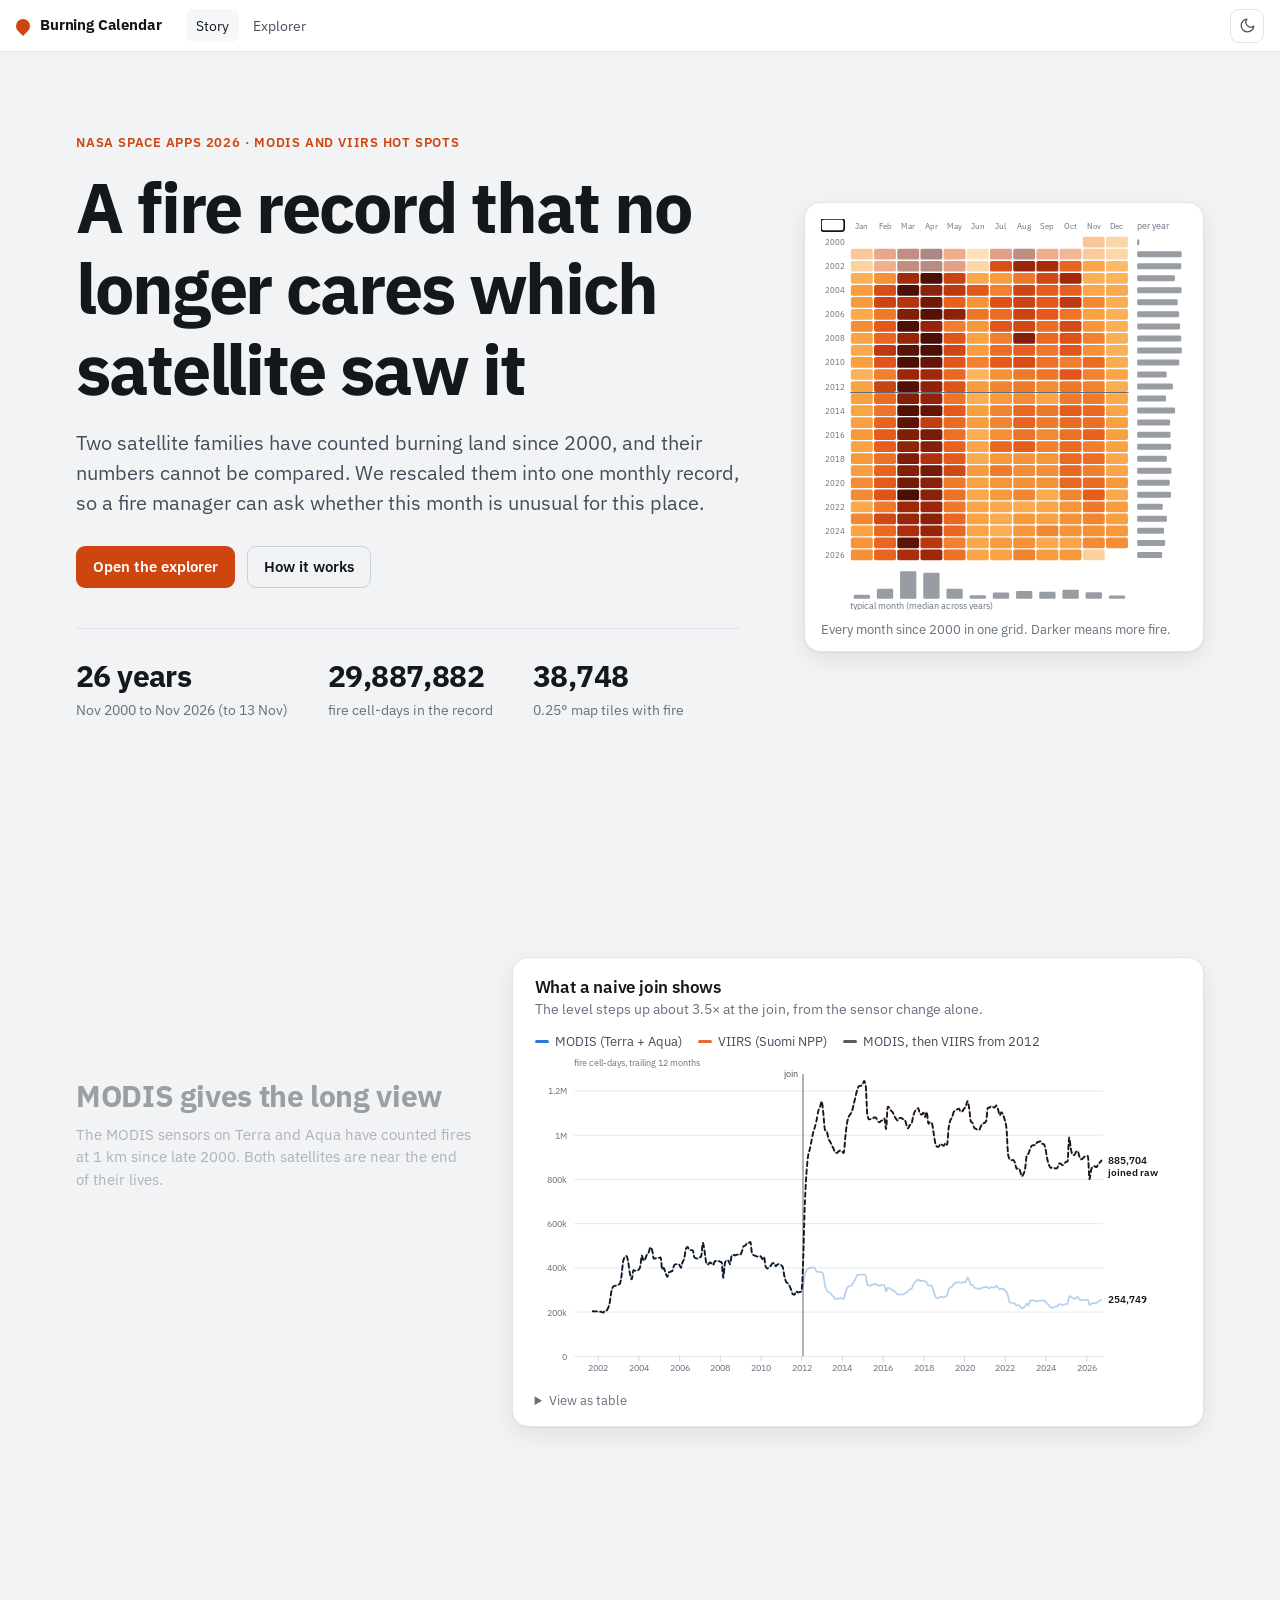
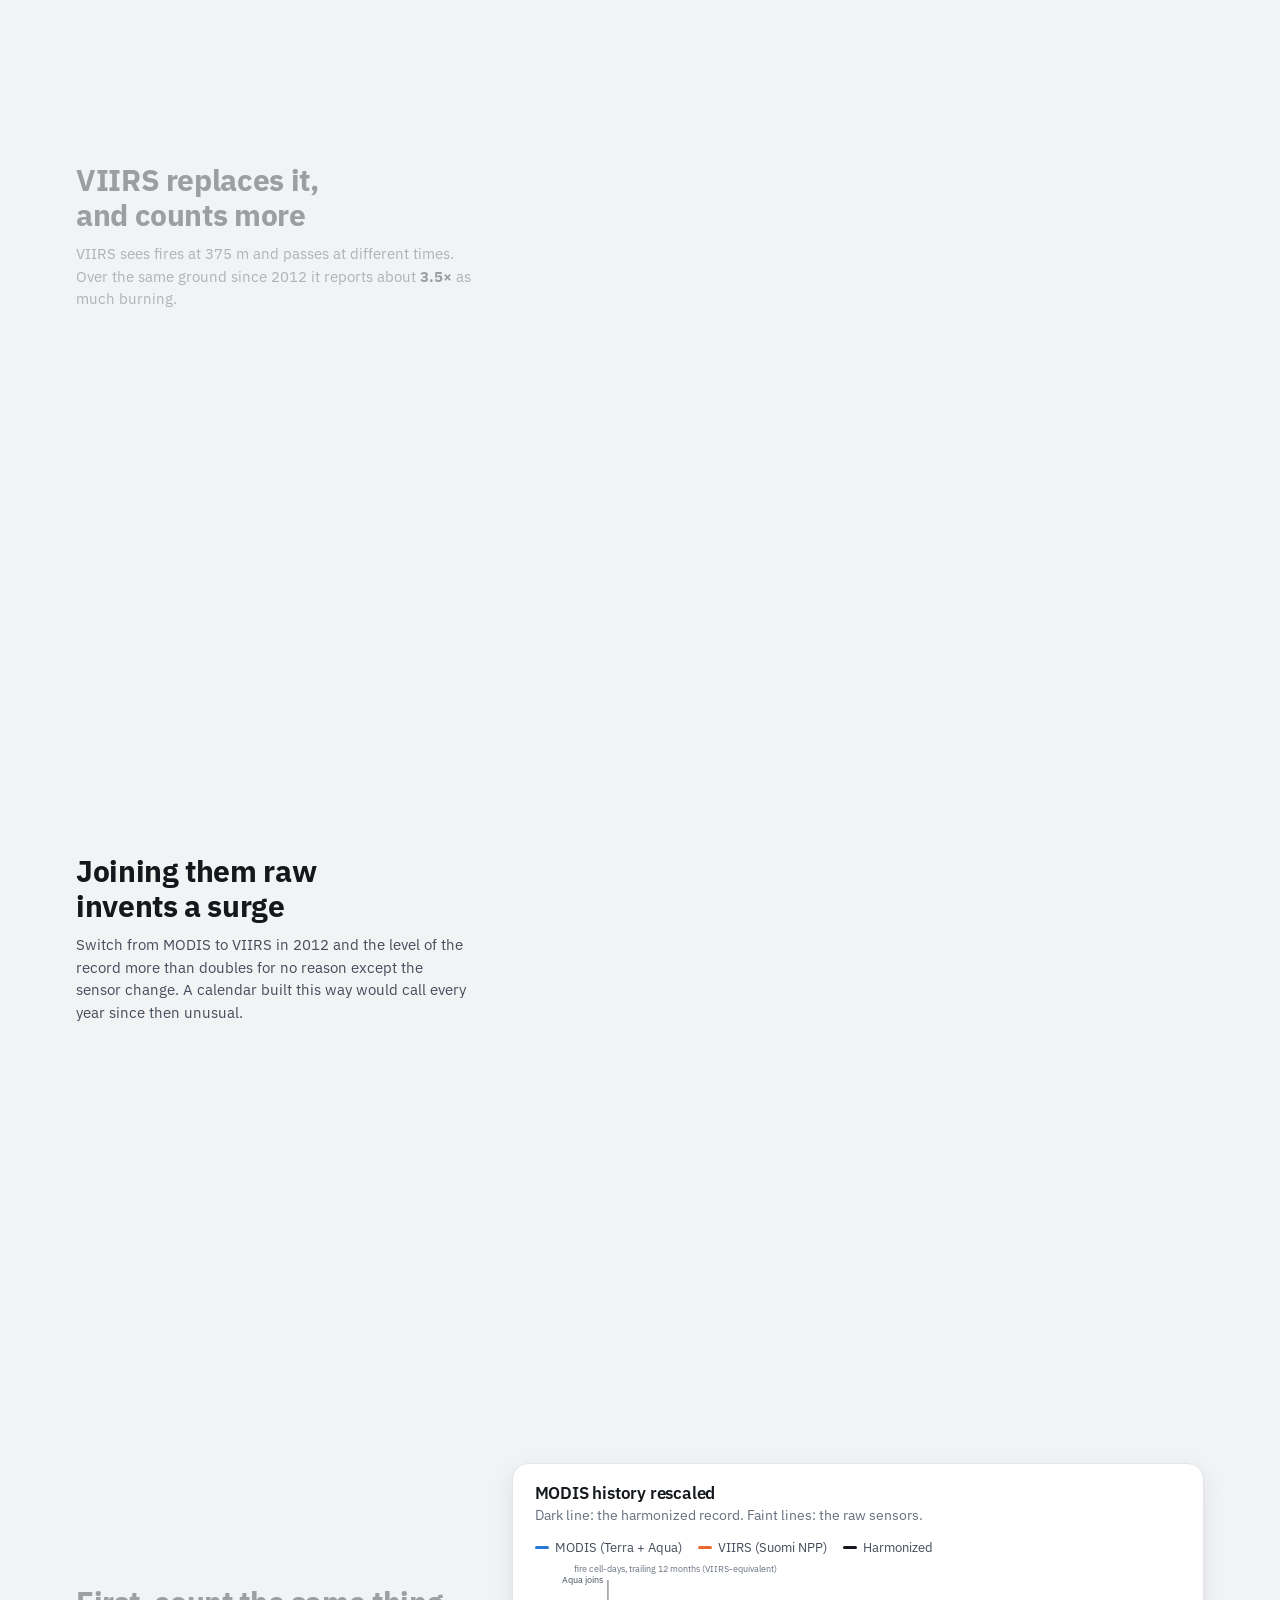
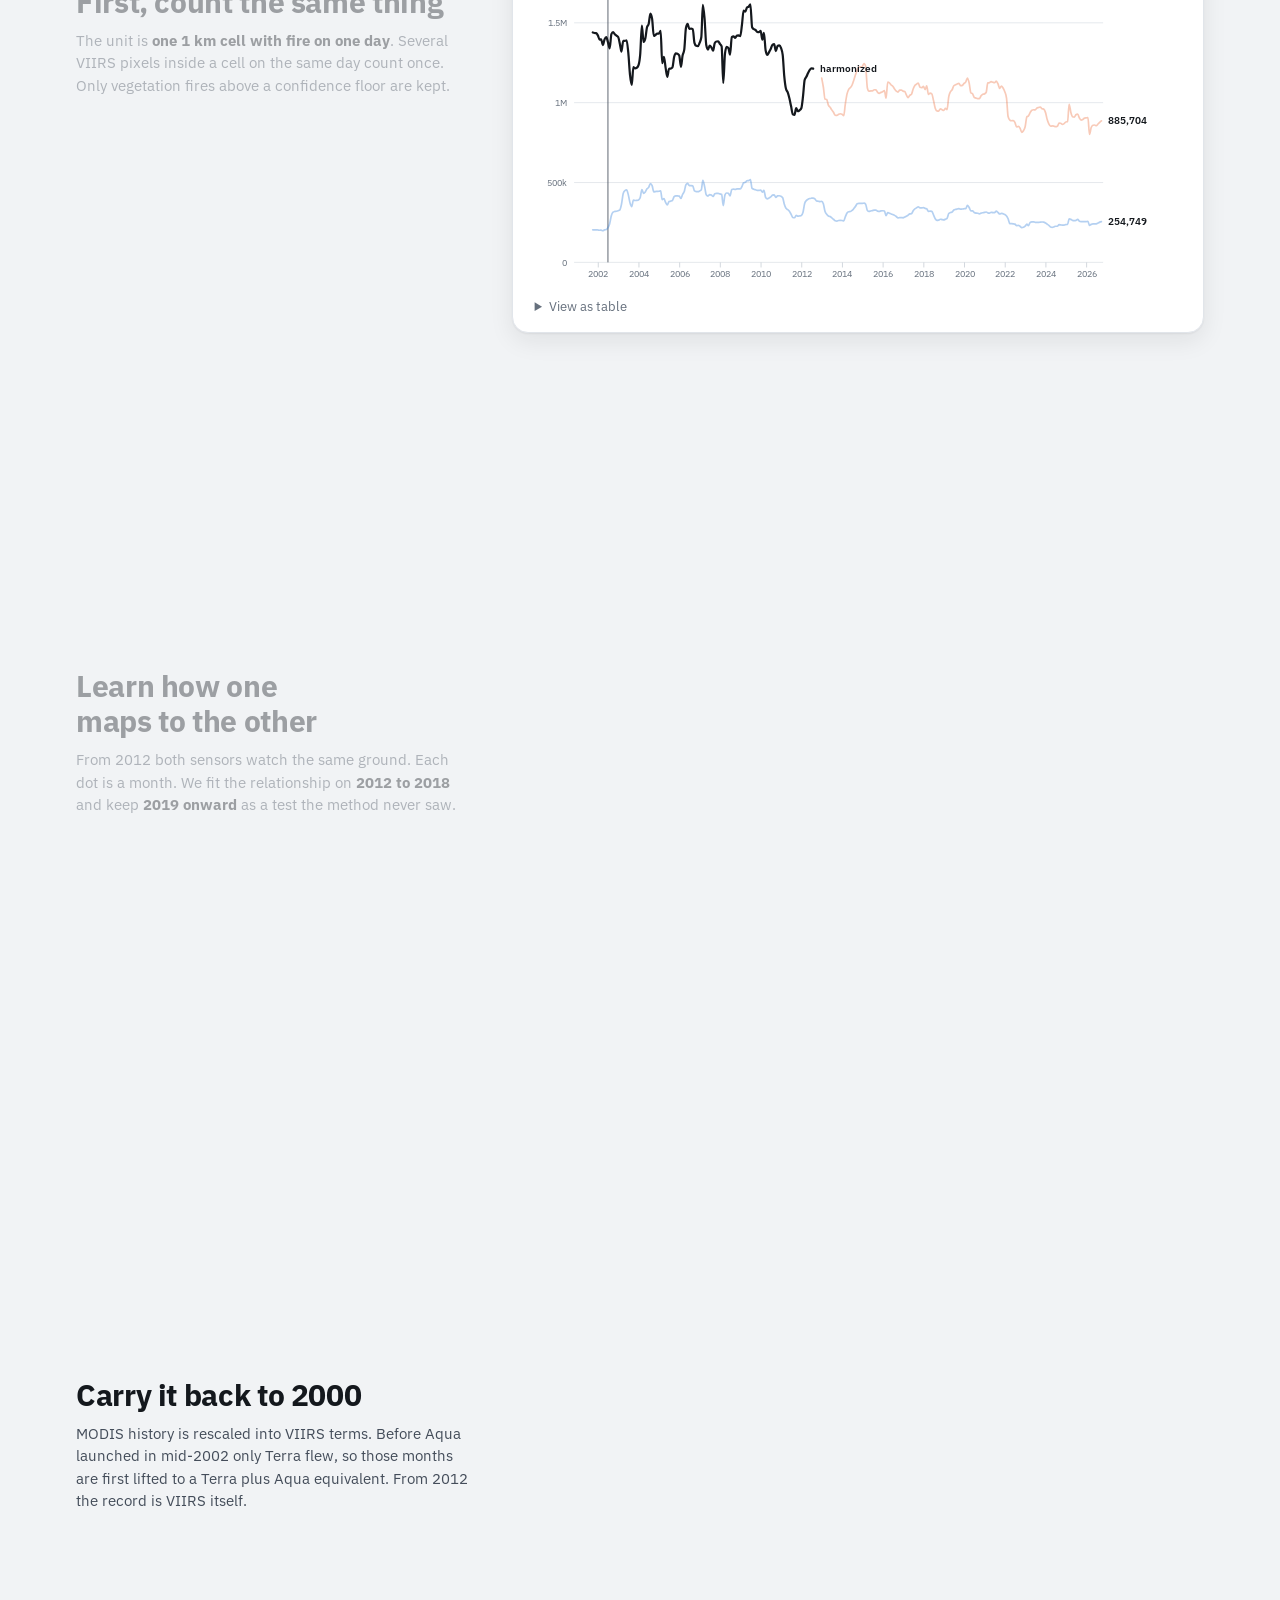
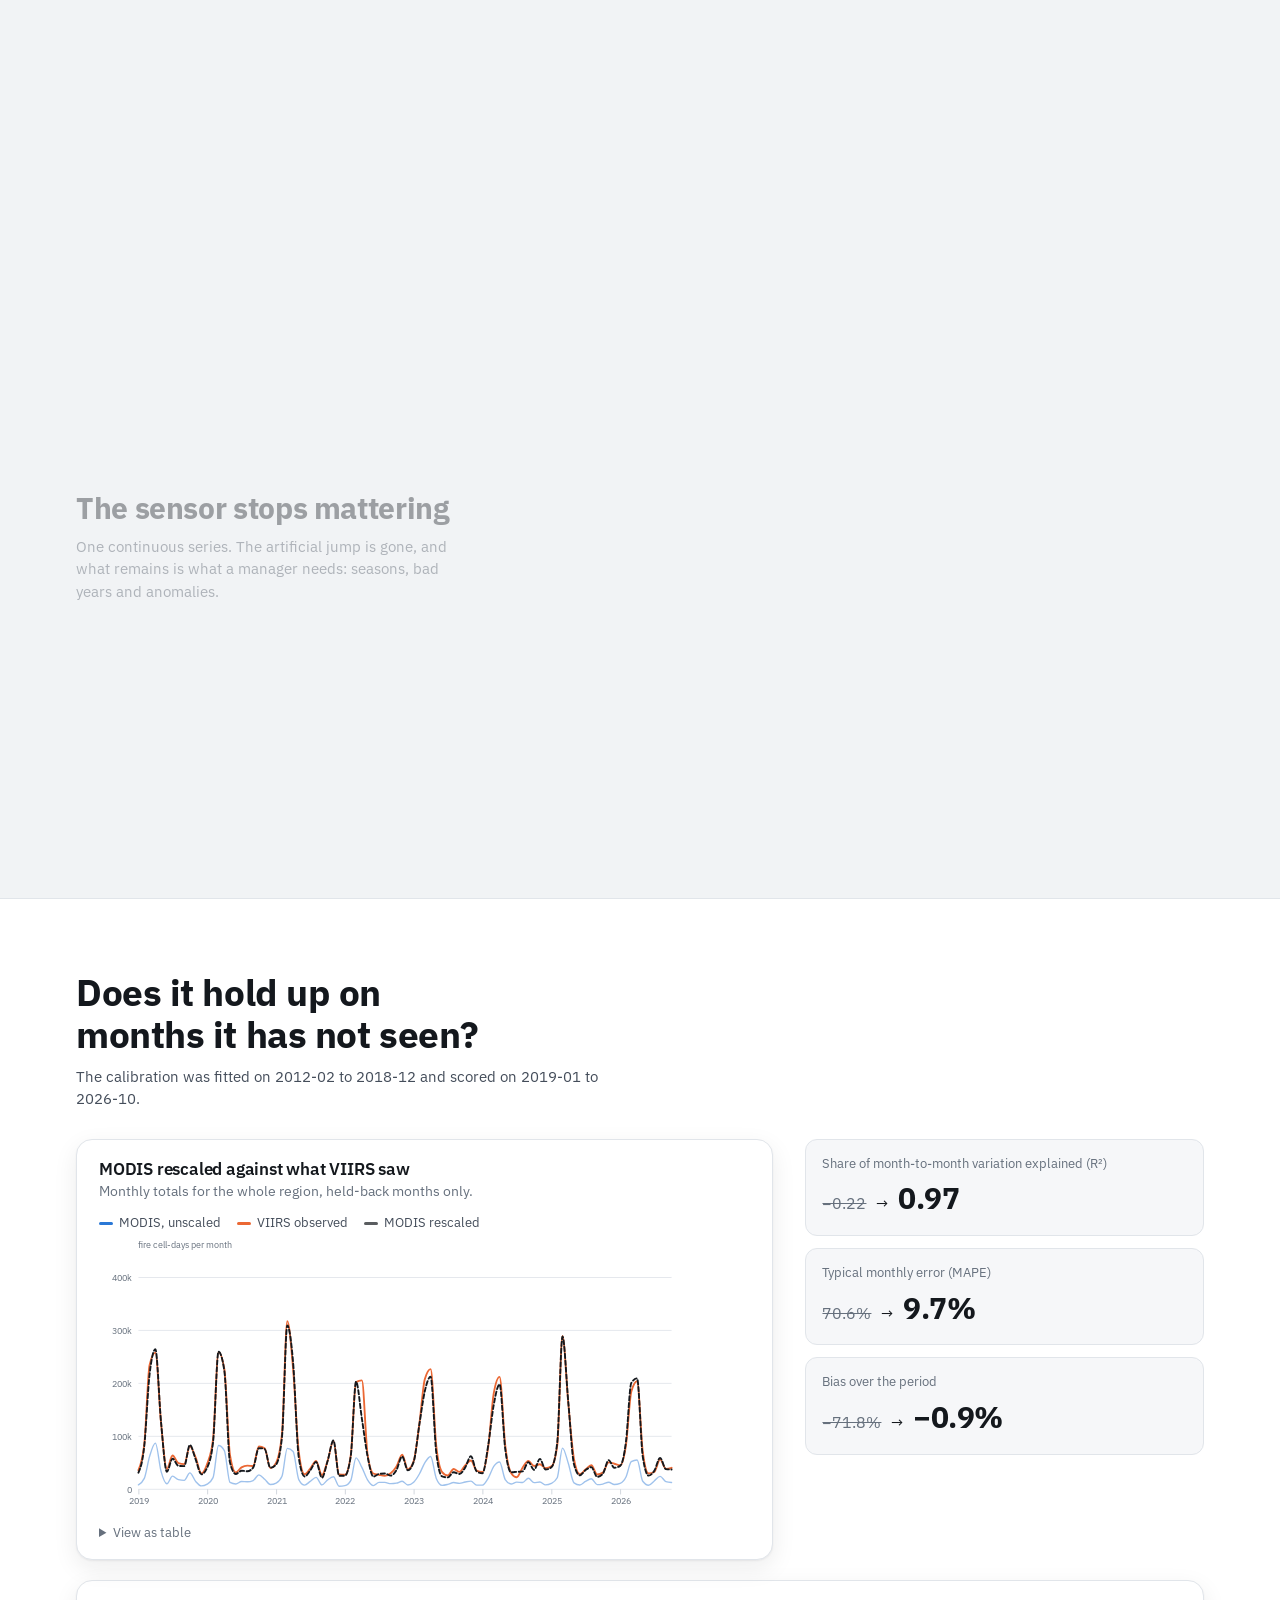
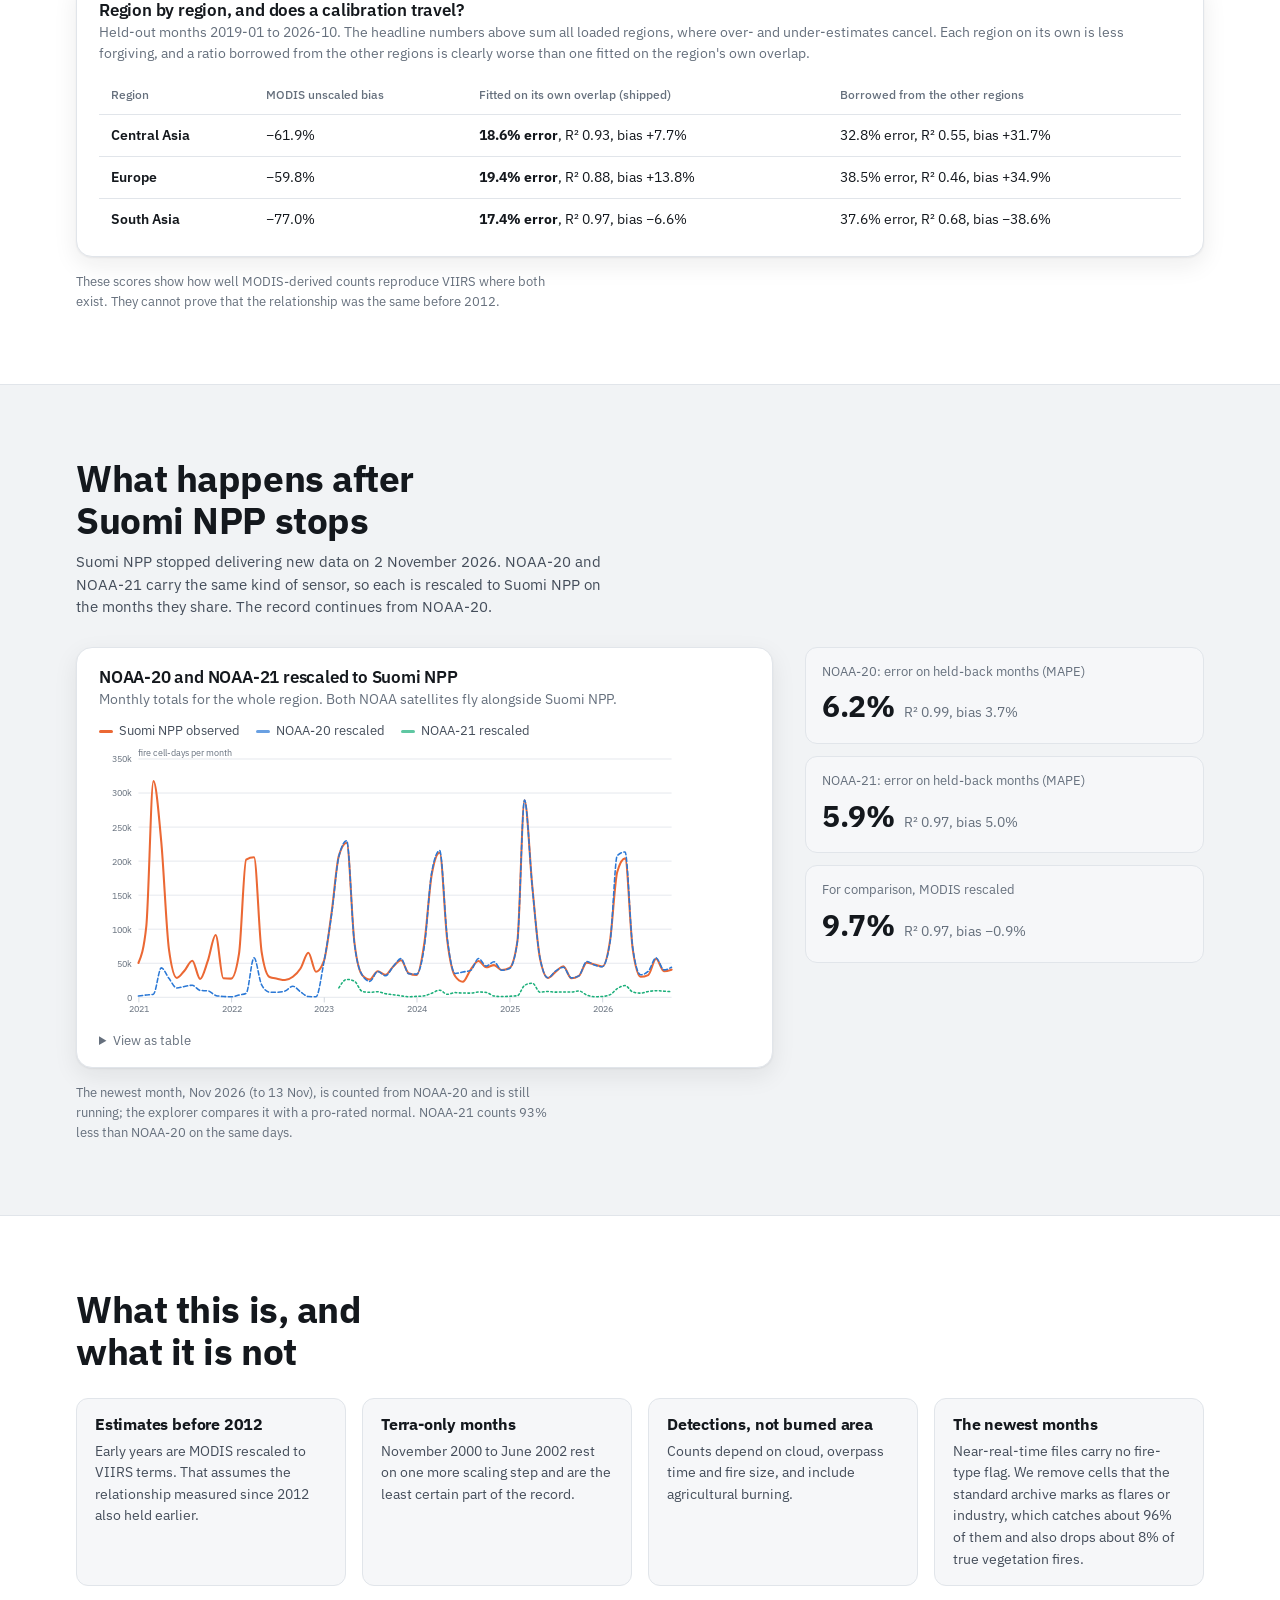
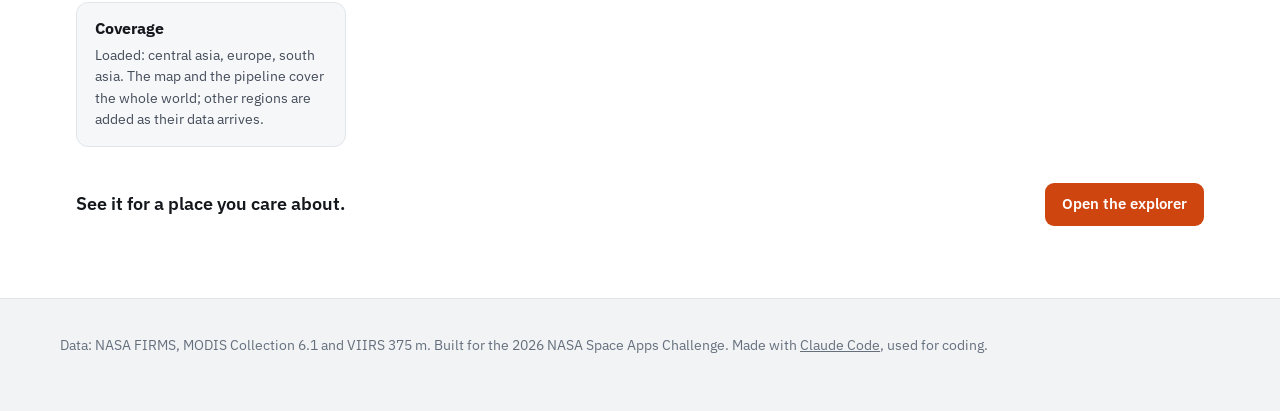
<file: web/index.html>
<!doctype html>
<html lang="en">
<head>
<meta charset="utf-8">
<meta name="viewport" content="width=device-width, initial-scale=1, viewport-fit=cover">
<title>Burning Calendar</title>
<link rel="stylesheet" href="css/base.css">
<link rel="stylesheet" href="css/story.css">
</head>
<body>
<header class="bar">
  <a class="brand" href="index.html"><i></i><span>Burning Calendar</span></a>
  <nav><a href="index.html" aria-current="page">Story</a><a href="explore.html">Explorer</a></nav>
  <span class="spacer"></span>
  <button class="iconbtn" id="theme" aria-label="Toggle light and dark theme" title="Theme">
    <svg viewBox="0 0 24 24"><path d="M21 12.8A9 9 0 1 1 11.2 3a7 7 0 0 0 9.8 9.8z"/></svg>
  </button>
</header>

<main>
<section class="hero"><div class="hero-grid"><div>
  <p class="eyebrow">NASA Space Apps 2026 · MODIS and VIIRS hot spots</p>
  <h1>A fire record that no longer cares which satellite saw it</h1>
  <p class="lede">Two satellite families have counted burning land since 2000, and their numbers cannot be compared. We rescaled them into one monthly record, so a fire manager can ask whether this month is unusual for this place.</p>
  <div class="actions">
    <a class="btn" href="explore.html">Open the explorer</a>
    <a class="btn ghost" href="#problem">How it works</a>
  </div>
  <div class="facts" id="facts"></div>
  </div>
  <a class="hero-vis" href="explore.html" aria-label="Open the explorer"><div id="hero-cal"></div><span>Every month since 2000 in one grid. Darker means more fire.</span></a>
  </div></section>

<section id="problem" class="story">
  <div>
    <div class="step" data-step="0">
      <h2>MODIS gives the long view</h2>
      <p>The MODIS sensors on Terra and Aqua have counted fires at 1&nbsp;km since late 2000. Both satellites are near the end of their lives.</p>
    </div>
    <div class="step" data-step="1">
      <h2>VIIRS replaces it, and counts more</h2>
      <p>VIIRS sees fires at 375&nbsp;m and passes at different times. Over the same ground since 2012 it reports about <b data-fill="ratio">2.5×</b> as much burning.</p>
    </div>
    <div class="step" data-step="2">
      <h2>Joining them raw invents a surge</h2>
      <p>Switch from MODIS to VIIRS in 2012 and the level of the record more than doubles for no reason except the sensor change. A calendar built this way would call every year since then unusual.</p>
    </div>
  </div>
  <div class="story-chart"><div class="card">
    <h3 class="ct" id="p-title"></h3><p class="cs" id="p-sub"></p>
    <div id="chart-problem"></div>
  </div></div>
</section>

<section id="harmonize" class="story">
  <div>
    <div class="step" data-step="0">
      <h2>First, count the same thing</h2>
      <p>The unit is <b>one 1&nbsp;km cell with fire on one day</b>. Several VIIRS pixels inside a cell on the same day count once. Only vegetation fires above a confidence floor are kept.</p>
    </div>
    <div class="step" data-step="1">
      <h2>Learn how one maps to the other</h2>
      <p>From 2012 both sensors watch the same ground. Each dot is a month. We fit the relationship on <b>2012 to 2018</b> and keep <b>2019 onward</b> as a test the method never saw.</p>
    </div>
    <div class="step" data-step="2">
      <h2>Carry it back to 2000</h2>
      <p>MODIS history is rescaled into VIIRS terms. Before Aqua launched in mid-2002 only Terra flew, so those months are first lifted to a Terra plus Aqua equivalent. From 2012 the record is VIIRS itself.</p>
    </div>
    <div class="step" data-step="3">
      <h2>The sensor stops mattering</h2>
      <p>One continuous series. The artificial jump is gone, and what remains is what a manager needs: seasons, bad years and anomalies.</p>
    </div>
  </div>
  <div class="story-chart"><div class="card">
    <h3 class="ct" id="h-title"></h3><p class="cs" id="h-sub"></p>
    <div id="chart-harmonize-line"></div>
    <div id="chart-harmonize-scatter" hidden></div>
  </div></div>
</section>

<section id="validation" class="band">
  <div class="wrap">
    <h2>Does it hold up on months it has not seen?</h2>
    <p class="sub" id="validation-sub"></p>
    <div class="validate">
      <div class="card"><h3 class="ct">MODIS rescaled against what VIIRS saw</h3><p class="cs" id="v-sub"></p><div id="chart-validate"></div></div>
      <div class="score" id="score"></div>
    </div>
    <div class="card xval" id="xval-card" hidden>
      <h3 class="ct">Region by region, and does a calibration travel?</h3>
      <p class="cs" id="xval-sub"></p>
      <div class="wrap-tbl"><table class="xtab" id="xval"></table></div>
    </div>
    <p class="fineprint">These scores show how well MODIS-derived counts reproduce VIIRS where both exist. They cannot prove that the relationship was the same before 2012.</p>
  </div>
</section>

<section id="continuity" class="band alt-band" style="border-top:0">
  <div class="wrap">
    <h2>What happens after Suomi NPP stops</h2>
    <p class="sub" id="continuity-sub"></p>
    <div class="validate">
      <div class="card"><h3 class="ct">NOAA-20 and NOAA-21 rescaled to Suomi NPP</h3><p class="cs" id="c-sub"></p><div id="chart-continuity"></div></div>
      <div class="score" id="score-noaa"></div>
    </div>
    <p class="fineprint" id="continuity-note"></p>
  </div>
</section>

<section class="band" style="border-top:0">
  <div class="wrap">
    <h2>What this is, and what it is not</h2>
    <div class="limits">
      <div><h3>Estimates before 2012</h3><p>Early years are MODIS rescaled to VIIRS terms. That assumes the relationship measured since 2012 also held earlier.</p></div>
      <div><h3>Terra-only months</h3><p>November 2000 to June 2002 rest on one more scaling step and are the least certain part of the record.</p></div>
      <div><h3>Detections, not burned area</h3><p>Counts depend on cloud, overpass time and fire size, and include agricultural burning.</p></div>
      <div><h3>The newest months</h3><p>Near-real-time files carry no fire-type flag. We remove cells that the standard archive marks as flares or industry, which catches about 96% of them and also drops about 8% of true vegetation fires.</p></div>
      <div><h3>Coverage</h3><p id="coverage-note">The map and the pipeline cover the whole world; other regions are added as their data arrives.</p></div>
    </div>
    <div class="cta-band" style="margin-top:36px">
      <p style="font-size:1.15rem;font-weight:600">See it for a place you care about.</p>
      <a class="btn" href="explore.html">Open the explorer</a>
    </div>
  </div>
</section>
</main>
<footer class="foot wrap">Data: NASA FIRMS, MODIS Collection 6.1 and VIIRS 375 m. Built for the 2026 NASA Space Apps Challenge. Made with <a href="https://claude.com/claude-code">Claude Code</a>, used for coding.</footer>

<script src="vendor/d3.min.js"></script>
<script src="js/data.js"></script>
<script src="js/theme.js"></script>
<script src="js/ramps.js"></script>
<script src="js/tooltip.js"></script>
<script src="js/charts/line.js"></script>
<script src="js/charts/scatter.js"></script>
<script src="js/charts/calendar.js"></script>
<script src="js/story.js"></script>
</body>
</html>
</file>
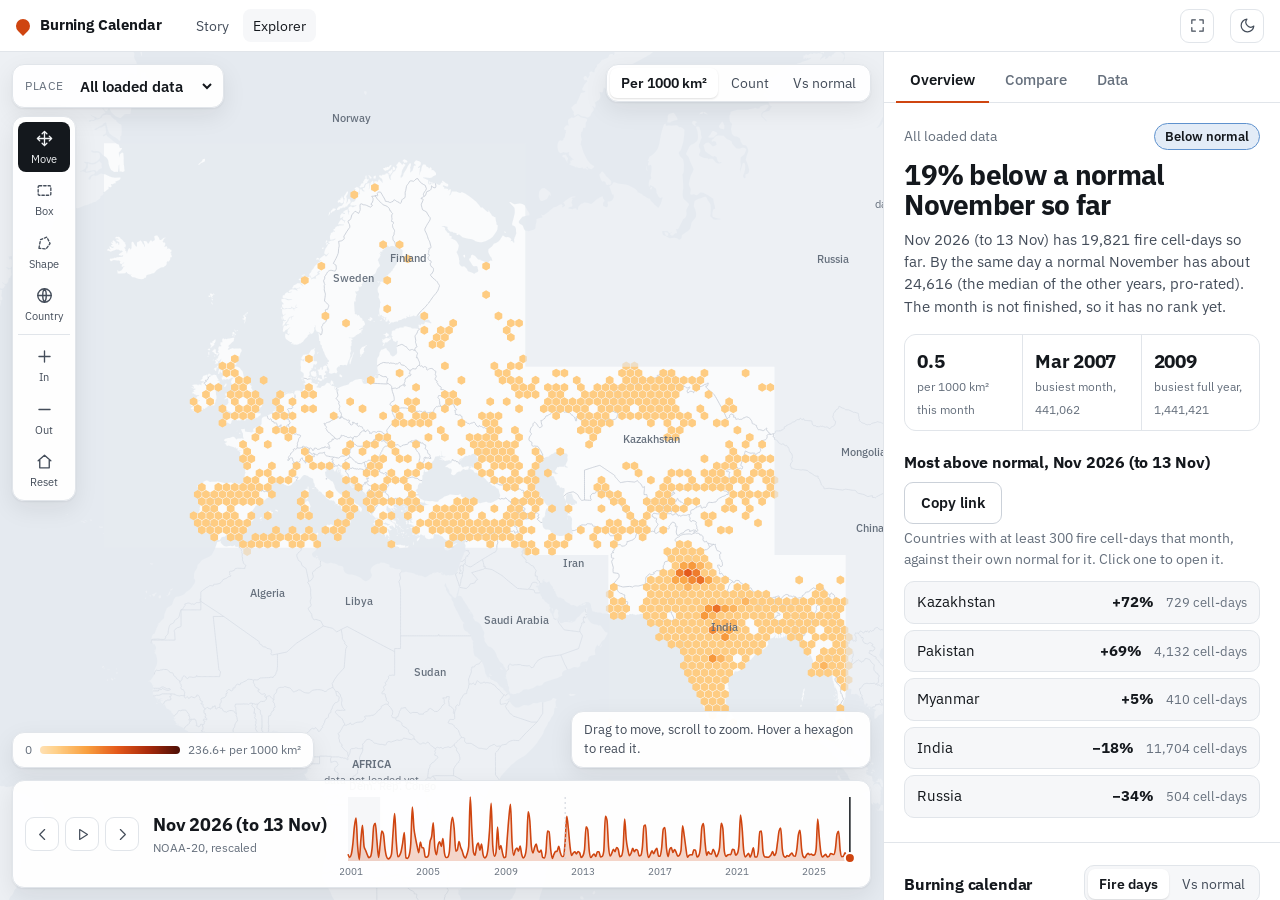
<file: web/explore.html>
<!doctype html>
<html lang="en">
<head>
<meta charset="utf-8">
<meta name="viewport" content="width=device-width, initial-scale=1, viewport-fit=cover">
<title>Burning Calendar Explorer</title>
<link rel="stylesheet" href="css/base.css">
<link rel="stylesheet" href="css/app.css">
</head>
<body class="app">
<header class="bar">
  <a class="brand" href="index.html"><i></i><span>Burning Calendar</span></a>
  <nav><a href="index.html">Story</a><a href="explore.html" aria-current="page">Explorer</a></nav>
  <span class="spacer"></span>
  <button class="iconbtn" id="fs" aria-label="Full screen" title="Full screen">
    <svg viewBox="0 0 24 24"><path d="M4 9V4h5M20 9V4h-5M4 15v5h5M20 15v5h-5"/></svg>
  </button>
  <button class="iconbtn" id="theme" aria-label="Toggle light and dark theme" title="Theme">
    <svg viewBox="0 0 24 24"><path d="M21 12.8A9 9 0 1 1 11.2 3a7 7 0 0 0 9.8 9.8z"/></svg>
  </button>
</header>

<div class="shell">
  <section class="stage" id="stage" aria-label="Map">
    <canvas id="map-canvas"></canvas>
    <svg id="map-svg" aria-label="Interactive map"></svg>

    <div class="float place">
      <label for="place">Place</label>
      <select id="place"><option value="all">All loaded data</option><option value="custom" disabled hidden>Custom area</option></select>
      <button class="clear" id="clear-sel" hidden title="Back to all loaded data" aria-label="Clear the selection">Clear ✕</button>
    </div>

    <div class="float seg metric" role="group" aria-label="Map shows">
      <button data-metric="density" aria-pressed="true">Per 1000 km²</button>
      <button data-metric="count" aria-pressed="false">Count</button>
      <button data-metric="anomaly" aria-pressed="false">Vs normal</button>
    </div>

    <div class="float toolbar" role="toolbar" aria-label="Map tools">
      <button data-tool="pan" aria-pressed="true" title="Move the map"><svg viewBox="0 0 24 24"><path d="M12 3v18M3 12h18M12 3l-3 3M12 3l3 3M12 21l-3-3M12 21l3-3M3 12l3-3M3 12l3 3M21 12l-3-3M21 12l-3 3"/></svg><span>Move</span></button>
      <button data-tool="rect" aria-pressed="false" title="Draw a box"><svg viewBox="0 0 24 24"><rect x="4" y="6" width="16" height="12" rx="1.5" stroke-dasharray="3 2.5"/></svg><span>Box</span></button>
      <button data-tool="poly" aria-pressed="false" title="Draw a shape"><svg viewBox="0 0 24 24"><path d="M5 18l2-11 8-3 4 8-5 7z" stroke-dasharray="3 2.5"/></svg><span>Shape</span></button>
      <button data-tool="country" aria-pressed="false" title="Pick a country"><svg viewBox="0 0 24 24"><circle cx="12" cy="12" r="8.5"/><path d="M3.5 12h17M12 3.5c3 3.2 3 13.8 0 17M12 3.5c-3 3.2-3 13.8 0 17"/></svg><span>Country</span></button>
      <hr>
      <button data-zoom="1.6" title="Zoom in" aria-label="Zoom in"><svg viewBox="0 0 24 24"><path d="M12 5v14M5 12h14"/></svg><span>In</span></button>
      <button data-zoom="0.625" title="Zoom out" aria-label="Zoom out"><svg viewBox="0 0 24 24"><path d="M5 12h14"/></svg><span>Out</span></button>
      <button id="home" title="Clear the selection and reset the view" aria-label="Clear the selection and reset the view"><svg viewBox="0 0 24 24"><path d="M4 11l8-7 8 7M6 10v10h12V10"/></svg><span>Reset</span></button>
    </div>

    <div class="float hint" id="hint"></div>
    <div class="float legend-card"><div class="scale" id="legend"></div></div>

    <div class="float timeline">
      <div class="tl-ctl">
        <button class="iconbtn" id="prev" aria-label="Previous month" title="Previous month (←)"><svg viewBox="0 0 24 24"><path d="M15 5l-7 7 7 7"/></svg></button>
        <button class="iconbtn" id="play" aria-label="Play through months" title="Play (space)"><svg viewBox="0 0 24 24"><path d="M8 5l11 7-11 7z"/></svg></button>
        <button class="iconbtn" id="next" aria-label="Next month" title="Next month (→)"><svg viewBox="0 0 24 24"><path d="M9 5l7 7-7 7"/></svg></button>
        <div class="tl-month"><b id="month-label"></b><span id="month-src"></span></div>
      </div>
      <div class="tl-chart" id="timeline"></div>
    </div>
  </section>

  <aside class="side" aria-label="Analysis">
    <div class="tabs" role="tablist">
      <button role="tab" data-tab="overview" aria-selected="true">Overview</button>
      <button role="tab" data-tab="compare" aria-selected="false">Compare</button>
      <button role="tab" data-tab="data" aria-selected="false">Data</button>
    </div>

    <div class="panel" id="tab-overview">
      <div class="kpi">
        <div class="kpi-top"><span class="kpi-area" id="area-name"></span><span class="pill" id="kpi-pill"></span></div>
        <h2 id="kpi-head"></h2>
        <p id="kpi-body"></p>
      </div>
      <div class="stats" id="stats"></div>
      <div class="sec" id="alerts-sec" hidden>
        <div class="sec-h"><h3 id="alerts-title">Unusual right now</h3><button class="btn ghost" id="share" title="Copy a link to this view">Copy link</button></div>
        <p class="sec-sub" id="alerts-sub"></p>
        <ol class="alerts" id="alerts"></ol>
      </div>
      <div class="sec">
        <div class="sec-h"><h3>Burning calendar</h3>
          <div class="seg" role="group" aria-label="Calendar shows">
            <button data-cal="count" aria-pressed="true">Fire days</button><button data-cal="anomaly" aria-pressed="false">Vs normal</button>
          </div></div>
        <p class="sec-sub">Each square is a month. Click one to show it on the map.</p>
        <div id="calendar"></div>
        <div class="scale" id="cal-legend"></div>
      </div>
      <div class="sec"><div class="sec-h"><h3>Season</h3></div><p class="sec-sub">The chosen year against a typical one.</p><div id="season"></div></div>
    </div>

    <div class="panel" id="tab-compare" hidden>
      <div class="sec">
        <h3>Compare two places or times</h3>
        <p class="sec-sub">Pin what you see now as A, change the place or the month, then pin B.</p>
        <div class="pinrow">
          <button class="btn" id="pin-a">Pin current as A</button>
          <button class="btn ghost" id="pin-b">Pin current as B</button>
          <button class="btn ghost" id="swap" aria-label="Swap A and B">Swap</button>
        </div>
        <div class="slots" id="slots"></div>
        <p class="verdict" id="verdict"></p>
        <div id="cmp-chart"></div>
      </div>
    </div>

    <div class="panel" id="tab-data" hidden>
      <div class="sec">
        <h3>Download</h3>
        <p class="sec-sub">Raw hotspots inside the selected place, or the monthly series.</p>
        <div class="row">
          <select id="dl-range" aria-label="Period"><option value="month">Chosen month</option><option value="year">Chosen year</option><option value="all">All years</option></select>
          <select id="dl-sensor" aria-label="Sensor"><option value="all">MODIS + VIIRS</option><option value="MODIS">MODIS only</option><option value="VIIRS">VIIRS only</option></select>
        </div>
        <div class="row"><a class="btn" id="dl-points" href="#">Hotspots (CSV)</a><a class="btn ghost" id="dl-series" href="#">Monthly series (CSV)</a></div>
        <p class="sec-sub" id="dl-hint"></p>
      </div>
      <div class="sec">
        <h3>Coverage</h3>
        <p class="sec-sub">The map covers the world. Data is added region by region.</p>
        <ul class="cov" id="coverage"></ul>
      </div>
      <div class="sec">
        <h3>How the numbers are made</h3>
        <p class="sec-sub">One unit everywhere: 1&nbsp;km cells with fire on a day, MODIS rescaled to VIIRS. <a href="index.html#harmonize">Read the method</a>.</p>
        <details class="tbl"><summary>View the calendar as a table</summary><div class="wrap" id="cal-table"></div></details>
      </div>
    </div>
  </aside>
</div>

<script src="vendor/d3.min.js"></script>
<script src="vendor/topojson-client.min.js"></script>
<script src="js/data.js"></script>
<script src="js/theme.js"></script>
<script src="js/ramps.js"></script>
<script src="js/tooltip.js"></script>
<script src="js/charts/line.js"></script>
<script src="js/charts/calendar.js"></script>
<script src="js/charts/season.js"></script>
<script src="js/charts/timeline.js"></script>
<script src="js/map/map.js"></script>
<script src="js/app.js"></script>
</body>
</html>
</file>
<file: web/css/base.css>
/* Design tokens. Fire is the one accent; series blue/orange come from a validated categorical order.
   Layout idea: a quiet instrument panel around a dark-capable map, numbers in tabular figures. */
@import url("https://fonts.googleapis.com/css2?family=IBM+Plex+Sans:wght@400;500;600;700&family=IBM+Plex+Mono:wght@400;500&display=swap");

:root {
  --font: "IBM Plex Sans", system-ui, -apple-system, "Segoe UI", Roboto, sans-serif;
  --mono: "IBM Plex Mono", ui-monospace, "SF Mono", Menlo, monospace;
  --bg: #f1f3f5; --surface: #ffffff; --surface-2: #f6f7f9;
  --ink: #14181d; --ink-2: #444d5a; --muted: #66707d;
  --line: #e1e5ea; --line-2: #cbd1d9;
  --accent: #cf4510; --accent-ink: #ffffff;
  --sea: #e6ebf0; --land: #fafbfc; --border: #c3cad3; --scrim: rgba(230, 235, 240, .62);
  --s1: #2a78d6; --s2: #eb6834; --s3: #1baf7a;
  --good: #1a7f4b; --bad: #b3261e;
  --shadow: 0 1px 2px rgba(20, 24, 29, .06), 0 8px 24px rgba(20, 24, 29, .08);
}
@media (prefers-color-scheme: dark) {
  :root:not([data-theme="light"]) {
    --bg: #0b0e11; --surface: #13171c; --surface-2: #1a1f25;
    --ink: #eceff3; --ink-2: #b4bdc8; --muted: #8993a1;
    --line: #242a32; --line-2: #333b46;
    --accent: #ff8a3d; --accent-ink: #1b0d04;
    --sea: #090b0e; --land: #151a20; --border: #2a313a; --scrim: rgba(9, 11, 14, .66);
    --s1: #3987e5; --s2: #d95926; --s3: #199e70;
    --good: #5fd39a; --bad: #ff8d84;
    --shadow: 0 1px 2px rgba(0, 0, 0, .4), 0 8px 24px rgba(0, 0, 0, .35);
    color-scheme: dark;
  }
}
:root[data-theme="dark"] {
  --bg: #0b0e11; --surface: #13171c; --surface-2: #1a1f25;
  --ink: #eceff3; --ink-2: #b4bdc8; --muted: #8993a1;
  --line: #242a32; --line-2: #333b46;
  --accent: #ff8a3d; --accent-ink: #1b0d04;
  --sea: #090b0e; --land: #151a20; --border: #2a313a; --scrim: rgba(9, 11, 14, .66);
  --s1: #3987e5; --s2: #d95926; --s3: #199e70;
  --good: #5fd39a; --bad: #ff8d84;
  --shadow: 0 1px 2px rgba(0, 0, 0, .4), 0 8px 24px rgba(0, 0, 0, .35);
  color-scheme: dark;
}

* { box-sizing: border-box; }
html { scroll-behavior: smooth; }
body { margin: 0; background: var(--bg); color: var(--ink); font: 15px/1.5 var(--font); -webkit-font-smoothing: antialiased; }
h1, h2, h3, h4 { margin: 0; line-height: 1.15; letter-spacing: -.012em; text-wrap: balance; }
p { margin: 0; }
a { color: inherit; }
button, select, input { font: inherit; color: inherit; }
.num { font-variant-numeric: tabular-nums; }
.muted { color: var(--muted); }
:focus-visible { outline: 2px solid var(--accent); outline-offset: 2px; border-radius: 4px; }

/* top bar shared by both pages */
.bar { display: flex; align-items: center; gap: 16px; height: 52px; padding: 0 max(16px, env(safe-area-inset-left, 0px)); border-bottom: 1px solid var(--line); background: var(--surface); }
.brand { white-space: nowrap; display: flex; align-items: center; gap: 10px; font-weight: 700; letter-spacing: -.01em; text-decoration: none; }
.brand i { width: 14px; height: 14px; border-radius: 50% 50% 50% 0; transform: rotate(-45deg); background: var(--accent); display: block; }
.bar nav { display: flex; gap: 4px; margin-left: 8px; overflow-x: auto; }
.bar nav a { padding: 6px 10px; border-radius: 8px; color: var(--ink-2); text-decoration: none; font-size: .9rem; white-space: nowrap; }
.bar nav a:hover, .bar nav a[aria-current] { background: var(--surface-2); color: var(--ink); }
.bar .spacer { flex: 1; }
.iconbtn { width: 34px; height: 34px; display: grid; place-items: center; border: 1px solid var(--line); background: var(--surface); border-radius: 9px; cursor: pointer; color: var(--ink-2); }
.iconbtn:hover { color: var(--ink); border-color: var(--line-2); }
.iconbtn svg { width: 17px; height: 17px; stroke: currentColor; fill: none; stroke-width: 1.7; stroke-linecap: round; stroke-linejoin: round; }

.btn { display: inline-flex; align-items: center; gap: 8px; padding: 9px 16px; border-radius: 9px; border: 1px solid transparent; background: var(--accent); color: var(--accent-ink); font-weight: 600; text-decoration: none; cursor: pointer; }
.btn.ghost { background: transparent; color: var(--ink); border-color: var(--line-2); }
.btn:hover { filter: brightness(1.06); }
.seg { display: inline-flex; padding: 3px; gap: 2px; background: var(--surface-2); border: 1px solid var(--line); border-radius: 10px; }
.seg button { border: 0; background: transparent; padding: 5px 11px; border-radius: 7px; cursor: pointer; color: var(--ink-2); font-size: .85rem; white-space: nowrap; }
.seg button[aria-pressed="true"] { background: var(--surface); color: var(--ink); box-shadow: 0 1px 2px rgba(0, 0, 0, .12); font-weight: 600; }
.pill { display: inline-flex; align-items: center; gap: 6px; padding: 3px 10px; border-radius: 999px; font-size: .8rem; font-weight: 600; border: 1px solid var(--line-2); }

/* chart bits */
.axis text { fill: var(--muted); font: 11px var(--font); }
.axis path, .axis line { stroke: var(--line-2); }
.axis .domain { display: none; }
.grid line { stroke: var(--line); }
.legend-row { display: flex; flex-wrap: wrap; gap: 6px 16px; font-size: .82rem; color: var(--ink-2); margin-bottom: 6px; }
.legend-row span { display: inline-flex; align-items: center; gap: 6px; }
.legend-row i { display: block; width: 14px; height: 3px; border-radius: 2px; }
.legend-row i.dot { width: 9px; height: 9px; border-radius: 50%; }
.scale { display: flex; align-items: center; gap: 8px; font-size: .75rem; color: var(--muted); }
.scale canvas { height: 8px; width: 140px; border-radius: 4px; }
.tip { position: fixed; z-index: 50; pointer-events: none; min-width: 120px; max-width: 280px; padding: 8px 10px; border-radius: 10px; background: var(--surface); color: var(--ink); border: 1px solid var(--line-2); box-shadow: var(--shadow); font-size: .8rem; }
.tip .t { color: var(--muted); margin-bottom: 4px; }
.tip .r { display: flex; align-items: center; gap: 8px; justify-content: space-between; }
.tip .r b { font-variant-numeric: tabular-nums; font-size: .95rem; }
.tip .r span { display: inline-flex; align-items: center; gap: 6px; color: var(--ink-2); }
.tip .r i { width: 10px; height: 3px; border-radius: 2px; display: inline-block; }
details.tbl { margin-top: 10px; font-size: .82rem; }
details.tbl summary { cursor: pointer; color: var(--muted); }
details.tbl .wrap { overflow: auto; max-height: 260px; margin-top: 8px; border: 1px solid var(--line); border-radius: 8px; }
details.tbl table { border-collapse: collapse; width: 100%; font-variant-numeric: tabular-nums; }
details.tbl th, details.tbl td { padding: 4px 10px; text-align: right; border-bottom: 1px solid var(--line); }
details.tbl th:first-child, details.tbl td:first-child { text-align: left; }
details.tbl th { position: sticky; top: 0; background: var(--surface-2); font-weight: 600; }
@media (prefers-reduced-motion: reduce) { html { scroll-behavior: auto; } * { transition: none !important; animation: none !important; } }
@media (max-width: 560px) { .brand span { display: none; } .bar { gap: 10px; } }
</file>
<file: web/css/story.css>
.hero { max-width: 1160px; margin: 0 auto; padding: clamp(40px, 9vh, 96px) max(16px, env(safe-area-inset-left, 0px)) clamp(32px, 7vh, 72px); }
.eyebrow { color: var(--accent); font-weight: 600; font-size: .82rem; letter-spacing: .06em; text-transform: uppercase; }
.hero-grid { display: grid; grid-template-columns: minmax(0, 1fr) minmax(280px, 400px); gap: clamp(24px, 5vw, 72px); align-items: center; }
.hero-vis { display: block; text-decoration: none; padding: 16px 16px 12px; border: 1px solid var(--line); border-radius: 16px; background: var(--surface); box-shadow: var(--shadow); }
.hero-vis span { display: block; margin-top: 10px; font-size: .8rem; color: var(--muted); }
.hero-vis:hover { border-color: var(--line-2); }
@media (max-width: 880px) { .hero-grid { grid-template-columns: 1fr; } }
.hero h1 { font-size: clamp(2.3rem, 6.2vw, 4.4rem); max-width: 16ch; margin: 14px 0 18px; font-weight: 700; letter-spacing: -.03em; }
.hero .lede { font-size: clamp(1.05rem, 1.6vw, 1.25rem); color: var(--ink-2); max-width: 56ch; }
.hero .actions { display: flex; flex-wrap: wrap; gap: 12px; margin: 28px 0 40px; }
.facts { display: flex; flex-wrap: wrap; gap: 14px 40px; padding-top: 24px; border-top: 1px solid var(--line); }
.fact b { display: block; font-size: 1.9rem; letter-spacing: -.02em; font-variant-numeric: tabular-nums; }
.fact span { color: var(--muted); font-size: .85rem; }

.story { max-width: 1160px; margin: 0 auto; padding: 0 max(16px, env(safe-area-inset-left, 0px)); display: grid; grid-template-columns: minmax(260px, 4fr) minmax(0, 7fr); gap: 40px; }
.step { min-height: 78vh; display: flex; flex-direction: column; justify-content: center; gap: 10px; opacity: .38; transition: opacity .3s; }
.step.active { opacity: 1; }
.step h2 { font-size: clamp(1.4rem, 2.4vw, 1.9rem); }
.step p { color: var(--ink-2); max-width: 46ch; }
.step p b { color: var(--ink); }
.story-chart { position: sticky; top: 68px; align-self: start; height: calc(100vh - 84px); display: flex; align-items: center; }
.card { width: 100%; background: var(--surface); border: 1px solid var(--line); border-radius: 16px; padding: 20px 22px 16px; box-shadow: var(--shadow); }
.card .ct { font-size: 1.05rem; font-weight: 600; }
.card .cs { color: var(--muted); font-size: .85rem; margin: 2px 0 12px; min-height: 1.3em; }
.card [hidden] { display: none; }

.band { background: var(--surface); border-block: 1px solid var(--line); padding: clamp(40px, 8vh, 80px) 0; }
.wrap { max-width: 1160px; margin: 0 auto; padding: 0 max(16px, env(safe-area-inset-left, 0px)); }
.band h2 { font-size: clamp(1.6rem, 3vw, 2.3rem); max-width: 22ch; }
.band .sub { color: var(--ink-2); max-width: 60ch; margin: 10px 0 28px; }
.validate { display: grid; grid-template-columns: minmax(0, 7fr) minmax(240px, 4fr); gap: 32px; align-items: start; }
.score { display: grid; gap: 12px; }
.score .row { padding: 14px 16px; border: 1px solid var(--line); border-radius: 12px; background: var(--surface-2); }
.score .k { color: var(--muted); font-size: .82rem; }
.score .v { display: flex; align-items: baseline; gap: 10px; font-variant-numeric: tabular-nums; margin-top: 2px; }
.score .v b { font-size: 1.9rem; letter-spacing: -.02em; }
.score .v s { color: var(--muted); font-size: 1rem; }
.fineprint { color: var(--muted); font-size: .84rem; max-width: 62ch; margin-top: 14px; }

.limits { display: grid; grid-template-columns: repeat(auto-fit, minmax(240px, 1fr)); gap: 16px; margin-top: 26px; }
.limits div { padding: 16px 18px; border: 1px solid var(--line); border-radius: 12px; background: var(--surface-2); }
.limits h3 { font-size: 1rem; margin-bottom: 6px; }
.limits p { color: var(--ink-2); font-size: .9rem; }
.foot { padding: 36px 0 56px; color: var(--muted); font-size: .85rem; }
.cta-band { display: flex; flex-wrap: wrap; align-items: center; justify-content: space-between; gap: 20px; }
@media (max-width: 880px) {
  .story, .validate { grid-template-columns: 1fr; gap: 0; }
  .story-chart { top: 52px; height: auto; padding: 8px 0; background: var(--bg); z-index: 5; }
  .step { min-height: 64vh; }
  .validate { gap: 20px; }
}
.alt-band { background: var(--bg); }
.score .v em { font-style: normal; color: var(--muted); font-size: .85rem; }

.xval { margin-top: 20px; }
.wrap-tbl { overflow-x: auto; }
.xtab { width: 100%; border-collapse: collapse; font-size: .88rem; font-variant-numeric: tabular-nums; }
.xtab th, .xtab td { text-align: left; padding: 10px 12px; border-top: 1px solid var(--line); vertical-align: top; }
.xtab thead th { color: var(--muted); font-weight: 500; font-size: .78rem; border-top: 0; }
.xtab tbody th { text-transform: capitalize; font-weight: 600; }
</file>
<file: web/css/app.css>
html, body { height: 100%; }
body.app { display: grid; grid-template-rows: auto minmax(0, 1fr); overflow: hidden; }
.shell { display: grid; grid-template-columns: minmax(0, 1fr) clamp(380px, 31vw, 480px); min-height: 0; }
.stage { position: relative; min-height: 0; overflow: hidden; background: var(--sea); }
#map-canvas, #map-svg { position: absolute; inset: 0; width: 100%; height: 100%; display: block; }
#map-svg { touch-action: none; }
.side { min-height: 0; overflow-y: auto; background: var(--surface); border-left: 1px solid var(--line); }

.float { position: absolute; background: color-mix(in srgb, var(--surface) 96%, transparent);
  border: 1px solid var(--line); border-radius: 12px; box-shadow: var(--shadow); }
.place { top: 12px; left: 12px; display: flex; align-items: center; gap: 10px; padding: 6px 8px 6px 12px; }
.place label { font-size: .75rem; color: var(--muted); text-transform: uppercase; letter-spacing: .06em; }
.place select { border: 0; background: transparent; font-weight: 600; font-size: .95rem; padding: 4px 2px; max-width: 230px; cursor: pointer; }
.place select option { color: #14181d; }
.metric { top: 12px; right: 12px; padding: 3px; }
.toolbar { top: 64px; left: 12px; display: flex; flex-direction: column; padding: 5px; gap: 2px; }
.toolbar hr { width: 100%; border: 0; border-top: 1px solid var(--line); margin: 3px 0; }
.toolbar button { width: 52px; padding: 7px 0 5px; border: 0; background: transparent; border-radius: 8px; color: var(--ink-2); cursor: pointer; display: grid; justify-items: center; gap: 3px; }
.toolbar button span { font-size: .68rem; }
.toolbar button svg { width: 19px; height: 19px; stroke: currentColor; fill: none; stroke-width: 1.7; stroke-linecap: round; stroke-linejoin: round; }
.toolbar button:hover { background: var(--surface-2); color: var(--ink); }
.toolbar button[aria-pressed="true"] { background: var(--ink); color: var(--bg); }
.hint { bottom: 132px; right: 12px; max-width: 300px; padding: 8px 12px; font-size: .82rem; color: var(--ink-2); }
.legend-card { bottom: 132px; left: 12px; padding: 8px 12px; }
.timeline { left: 12px; right: 12px; bottom: 12px; height: 108px; display: flex; gap: 14px; padding: 8px 12px; }
.tl-ctl { display: flex; align-items: center; gap: 6px; flex-shrink: 0; }
.tl-month { margin-left: 8px; display: grid; min-width: 104px; }
.tl-month b { font-size: 1.15rem; letter-spacing: -.01em; font-variant-numeric: tabular-nums; }
.tl-month span { font-size: .75rem; color: var(--muted); }
.tl-chart { flex: 1; min-width: 0; }

.tabs { position: sticky; top: 0; z-index: 4; display: flex; gap: 2px; padding: 8px 12px 0; background: var(--surface); border-bottom: 1px solid var(--line); }
.tabs button { padding: 9px 14px; border: 0; background: transparent; color: var(--muted); font-weight: 500; border-bottom: 2px solid transparent; cursor: pointer; margin-bottom: -1px; }
.tabs button[aria-selected="true"] { color: var(--ink); border-bottom-color: var(--accent); font-weight: 600; }
.panel[hidden] { display: none; }
.kpi { padding: 20px 20px 16px; }
.kpi-top { display: flex; align-items: center; justify-content: space-between; gap: 10px; margin-bottom: 10px; }
.kpi-area { font-size: .85rem; color: var(--muted); }
.kpi h2 { font-size: 1.75rem; font-weight: 700; letter-spacing: -.025em; line-height: 1.1; }
.kpi p { color: var(--ink-2); margin-top: 8px; font-size: .92rem; }
.stats { display: grid; grid-template-columns: repeat(3, 1fr); gap: 1px; margin: 0 20px; background: var(--line); border: 1px solid var(--line); border-radius: 12px; overflow: hidden; }
.stats div { background: var(--surface); padding: 12px 12px 10px; min-width: 0; }
.stats b { display: block; font-size: 1.2rem; letter-spacing: -.015em; font-variant-numeric: tabular-nums; }
.stats span { color: var(--muted); font-size: .76rem; }
.sec { padding: 22px 20px 6px; }
.sec + .sec { border-top: 1px solid var(--line); margin-top: 18px; }
.sec h3 { font-size: 1rem; }
.sec-h { display: flex; align-items: center; justify-content: space-between; gap: 10px; flex-wrap: wrap; }
.sec-sub { color: var(--muted); font-size: .85rem; margin: 4px 0 12px; }
.sec .scale { margin: 10px 0 14px; flex-wrap: wrap; }
.row { display: flex; flex-wrap: wrap; gap: 10px; margin: 10px 0; }
.row select, .sec select { padding: 8px 10px; border: 1px solid var(--line-2); border-radius: 8px; background: var(--surface); }
.pinrow { display: flex; flex-wrap: wrap; gap: 8px; margin-bottom: 16px; }
.pinrow .btn { padding: 8px 14px; font-size: .9rem; }
.slots { display: grid; grid-template-columns: 1fr 1fr; gap: 12px; }
.slot { border: 1px solid var(--line); border-radius: 12px; padding: 14px; background: var(--surface-2); min-width: 0; }
.slot h4 { display: flex; align-items: center; gap: 8px; font-size: .85rem; color: var(--ink-2); font-weight: 600; }
.slot h4 i { width: 10px; height: 10px; border-radius: 3px; display: block; }
.slot .big { font-size: 1.7rem; font-weight: 700; letter-spacing: -.025em; margin: 8px 0 2px; font-variant-numeric: tabular-nums; }
.slot .u { color: var(--muted); font-size: .78rem; }
.slot dl { display: grid; grid-template-columns: 1fr auto; gap: 3px 8px; margin: 10px 0 0; font-size: .82rem; }
.slot dt { color: var(--muted); } .slot dd { margin: 0; text-align: right; font-variant-numeric: tabular-nums; }
.slot.empty { display: grid; place-items: center; text-align: center; color: var(--muted); font-size: .85rem; min-height: 150px; }
.verdict { margin: 16px 0 6px; font-size: 1.05rem; font-weight: 600; letter-spacing: -.01em; min-height: 1.4em; }
.cov { list-style: none; margin: 0; padding: 0; display: grid; gap: 6px; }
.cov li { display: flex; justify-content: space-between; padding: 8px 12px; border: 1px solid var(--line); border-radius: 9px; font-size: .88rem; }
.cov li b { font-weight: 500; text-transform: capitalize; }
.cov li span { font-size: .78rem; color: var(--muted); }
.cov li.on span { color: var(--good); font-weight: 600; }
.panel > .sec:last-child { padding-bottom: 28px; }

@media (max-width: 900px) {
  body.app { overflow: auto; height: auto; display: block; }
  html, body { height: auto; }
  .shell { display: block; }
  .stage { height: 78vh; min-height: 520px; }
  .side { border-left: 0; overflow: visible; }
  .toolbar { top: 56px; flex-direction: row; flex-wrap: wrap; max-width: calc(100% - 24px); }
  .toolbar button { width: 46px; }
  .toolbar hr { display: none; }
  .metric { top: 56px; right: auto; left: 12px; transform: translateY(56px); }
  .hint { display: none; }
  .tl-month { display: none; }
  .place select { max-width: 150px; }
}
.place .clear { border: 1px solid var(--line-2); background: var(--surface-2); color: var(--ink); border-radius: 8px; padding: 4px 10px; font-size: .82rem; font-weight: 600; cursor: pointer; }
.place .clear:hover { border-color: var(--accent); color: var(--accent); }

.alerts { list-style: none; margin: 8px 0 0; padding: 0; display: grid; gap: 6px; }
.alerts button { width: 100%; display: grid; grid-template-columns: 1fr auto auto; gap: 12px; align-items: baseline; text-align: left; padding: 9px 12px; border: 1px solid var(--line); border-radius: 10px; background: var(--surface-2); color: var(--ink); font: inherit; cursor: pointer; }
.alerts button:hover, .alerts button:focus-visible { border-color: var(--ink); }
.alerts b { font-variant-numeric: tabular-nums; }
.alerts small { color: var(--muted); font-variant-numeric: tabular-nums; }
</file>
